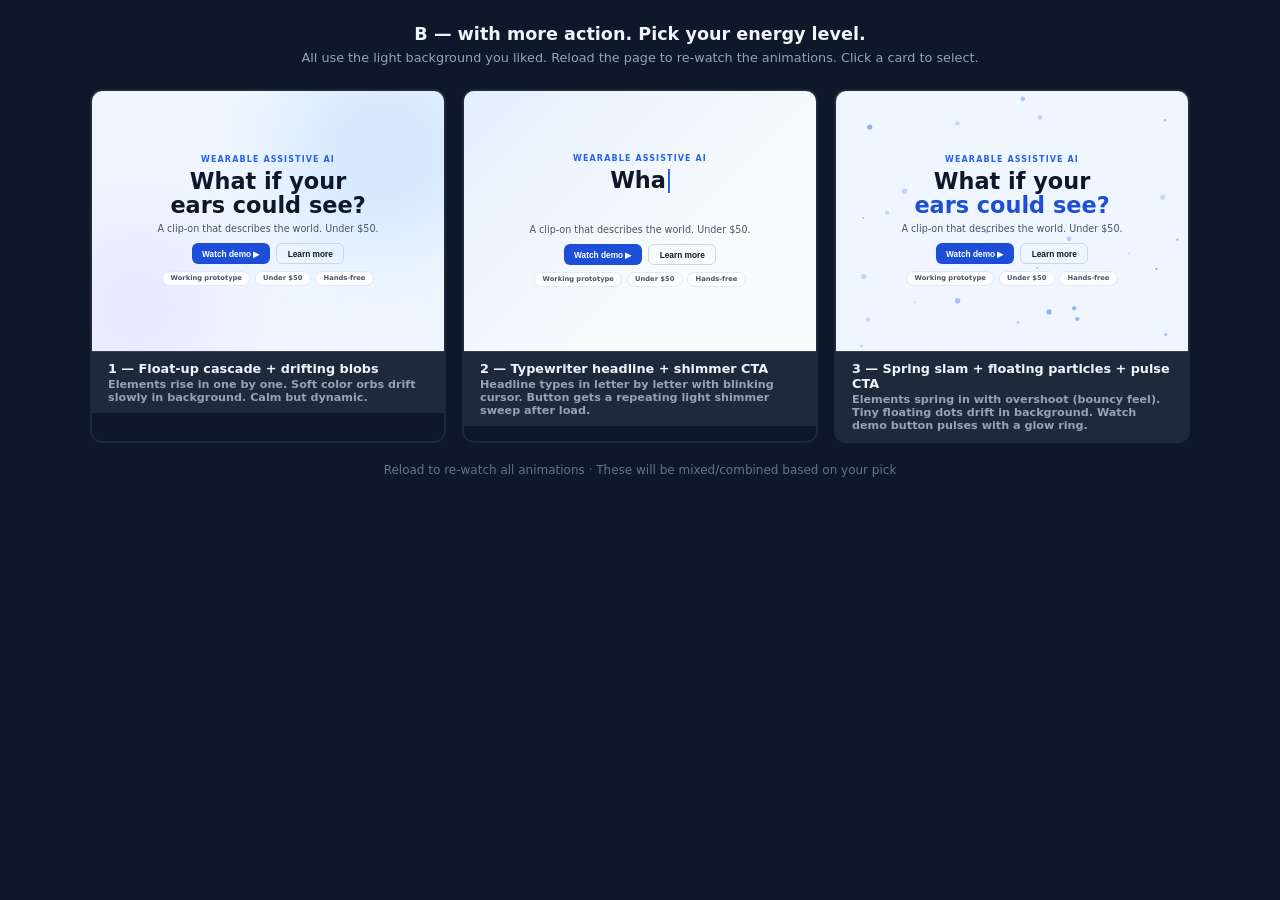
<file: .superpowers/brainstorm/670-1776665289/content/b-action-variants.html>
<!DOCTYPE html>
<html lang="en">
<head>
<meta charset="UTF-8"/>
<meta name="viewport" content="width=device-width,initial-scale=1"/>
<title>B — Action Variants</title>
<style>
  *{box-sizing:border-box;margin:0;padding:0}
  body{font-family:system-ui,sans-serif;background:#0f172a;color:#f8fafc;padding:1.5rem;min-height:100vh}
  h2{text-align:center;font-size:1.1rem;margin-bottom:0.35rem;color:#f1f5f9}
  .sub{text-align:center;color:#94a3b8;font-size:0.8rem;margin-bottom:1.5rem}
  .grid{display:grid;grid-template-columns:repeat(3,1fr);gap:1rem;max-width:1100px;margin:0 auto}
  .variant{border-radius:12px;overflow:hidden;border:2px solid #1e293b;cursor:pointer;transition:border-color .2s,transform .2s}
  .variant:hover{border-color:#3b82f6;transform:translateY(-3px)}
  .variant.selected{border-color:#2563eb;box-shadow:0 0 0 3px rgba(37,99,235,0.35)}
  .label{background:#1e293b;padding:0.6rem 1rem;font-size:0.7rem;font-weight:700;color:#94a3b8;border-top:1px solid #334155}
  .label strong{display:block;color:#f1f5f9;font-size:0.8rem;margin-bottom:0.1rem}

  /* ─── DEMO AREA ─── */
  .demo{height:260px;position:relative;overflow:hidden;display:flex;align-items:center;justify-content:center}

  /* ── VARIANT 1: Float-up cascade ── */
  .v1{background:#eff6ff}
  .v1 .blob1,.v1 .blob2{position:absolute;border-radius:50%;filter:blur(40px);opacity:0.55}
  .v1 .blob1{width:200px;height:200px;background:rgba(147,197,253,0.5);top:-40px;right:-40px;animation:drift1 6s ease-in-out infinite alternate}
  .v1 .blob2{width:150px;height:150px;background:rgba(196,181,253,0.4);bottom:-30px;left:-30px;animation:drift2 8s ease-in-out infinite alternate}
  @keyframes drift1{0%{transform:translate(0,0) scale(1)}100%{transform:translate(-15px,20px) scale(1.1)}}
  @keyframes drift2{0%{transform:translate(0,0) scale(1)}100%{transform:translate(20px,-15px) scale(1.08)}}
  .v1 .content{position:relative;z-index:1;text-align:center;padding:1rem}
  .v1 .kicker{font-size:0.5rem;font-weight:700;letter-spacing:0.14em;text-transform:uppercase;color:#2563eb;animation:floatUp .5s ease both;animation-delay:.1s;opacity:0}
  .v1 .h1{font-size:1.4rem;font-weight:800;color:#0f172a;line-height:1.1;margin:.3rem 0;animation:floatUp .6s ease both;animation-delay:.35s;opacity:0}
  .v1 .lead{font-size:0.6rem;color:#475569;margin-bottom:.6rem;animation:floatUp .6s ease both;animation-delay:.6s;opacity:0}
  .v1 .btns{display:flex;gap:.4rem;justify-content:center;animation:floatUp .5s ease both;animation-delay:.8s;opacity:0}
  .v1 .pills{display:flex;gap:.3rem;justify-content:center;margin-top:.4rem;animation:floatUp .5s ease both;animation-delay:1s;opacity:0}
  @keyframes floatUp{from{opacity:0;transform:translateY(18px)}to{opacity:1;transform:translateY(0)}}
  .restart{animation:none!important;opacity:1!important}
  .v1 .btn-solid{background:#1d4ed8;color:#fff;font-size:0.52rem;font-weight:700;padding:.28rem .65rem;border-radius:6px;border:none}
  .v1 .btn-line{background:transparent;color:#0f172a;font-size:0.52rem;font-weight:700;padding:.28rem .65rem;border-radius:6px;border:1px solid #c7d7eb}
  .v1 .pill{font-size:0.42rem;font-weight:600;padding:.18rem .45rem;border-radius:99px;border:1px solid #dbeafe;color:#475569;background:#fff}

  /* ── VARIANT 2: Typewriter + shimmer CTA ── */
  .v2{background:#f8fafc}
  .v2::before{content:'';position:absolute;inset:0;background:linear-gradient(135deg,rgba(219,234,254,.7) 0%,rgba(248,250,252,0) 60%);animation:bgShift 5s ease-in-out infinite alternate}
  @keyframes bgShift{0%{opacity:.6}100%{opacity:1}}
  .v2 .content{position:relative;z-index:1;text-align:center;padding:1rem}
  .v2 .kicker{font-size:0.5rem;font-weight:700;letter-spacing:0.14em;text-transform:uppercase;color:#2563eb;opacity:0;animation:fadeIn .4s ease .2s both}
  .v2 .h1{font-size:1.4rem;font-weight:800;color:#0f172a;line-height:1.1;margin:.3rem 0;min-height:3.2rem}
  .v2 .cursor{display:inline-block;width:2px;height:1.1em;background:#2563eb;margin-left:2px;vertical-align:middle;animation:blink .7s step-end infinite}
  @keyframes blink{0%,100%{opacity:1}50%{opacity:0}}
  .v2 .lead{font-size:0.6rem;color:#475569;margin-bottom:.6rem;opacity:0;animation:fadeIn .5s ease 2.2s both}
  .v2 .btns{display:flex;gap:.4rem;justify-content:center;opacity:0;animation:fadeIn .5s ease 2.5s both}
  .v2 .pills{display:flex;gap:.3rem;justify-content:center;margin-top:.4rem;opacity:0;animation:fadeIn .4s ease 2.8s both}
  @keyframes fadeIn{from{opacity:0}to{opacity:1}}
  .v2 .btn-solid{position:relative;overflow:hidden;background:#1d4ed8;color:#fff;font-size:0.52rem;font-weight:700;padding:.28rem .65rem;border-radius:6px;border:none}
  .v2 .btn-solid::after{content:'';position:absolute;inset:0;background:linear-gradient(105deg,transparent 30%,rgba(255,255,255,0.4) 50%,transparent 70%);transform:translateX(-100%);animation:shimmer 2.5s ease 3s infinite}
  @keyframes shimmer{to{transform:translateX(200%)}}
  .v2 .btn-line{background:transparent;color:#0f172a;font-size:0.52rem;font-weight:700;padding:.28rem .65rem;border-radius:6px;border:1px solid #c7d7eb}
  .v2 .pill{font-size:0.42rem;font-weight:600;padding:.18rem .45rem;border-radius:99px;border:1px solid #dbeafe;color:#475569;background:#fff}

  /* ── VARIANT 3: Spring slam + particle field ── */
  .v3{background:#eff6ff}
  .v3 canvas{position:absolute;inset:0;width:100%;height:100%}
  .v3 .content{position:relative;z-index:1;text-align:center;padding:1rem}
  .v3 .kicker{font-size:0.5rem;font-weight:700;letter-spacing:0.14em;text-transform:uppercase;color:#2563eb;animation:slam .5s cubic-bezier(.34,1.56,.64,1) .1s both;opacity:0}
  .v3 .h1{font-size:1.4rem;font-weight:800;color:#0f172a;line-height:1.1;margin:.3rem 0;animation:slam .6s cubic-bezier(.34,1.56,.64,1) .3s both;opacity:0}
  .v3 .h1 span{color:#1d4ed8}
  .v3 .lead{font-size:0.6rem;color:#475569;margin-bottom:.6rem;animation:slam .5s cubic-bezier(.34,1.56,.64,1) .55s both;opacity:0}
  .v3 .btns{display:flex;gap:.4rem;justify-content:center;animation:slam .5s cubic-bezier(.34,1.56,.64,1) .75s both;opacity:0}
  .v3 .pills{display:flex;gap:.3rem;justify-content:center;margin-top:.4rem;animation:slam .5s cubic-bezier(.34,1.56,.64,1) .9s both;opacity:0}
  @keyframes slam{from{opacity:0;transform:scale(.7) translateY(12px)}to{opacity:1;transform:scale(1) translateY(0)}}
  .v3 .btn-solid{background:#1d4ed8;color:#fff;font-size:0.52rem;font-weight:700;padding:.28rem .65rem;border-radius:6px;border:none;box-shadow:0 0 0 0 rgba(37,99,235,.5);animation:pulse 2.5s ease 1.5s infinite}
  @keyframes pulse{0%{box-shadow:0 0 0 0 rgba(37,99,235,.45)}70%{box-shadow:0 0 0 8px rgba(37,99,235,0)}100%{box-shadow:0 0 0 0 rgba(37,99,235,0)}}
  .v3 .btn-line{background:transparent;color:#0f172a;font-size:0.52rem;font-weight:700;padding:.28rem .65rem;border-radius:6px;border:1px solid #c7d7eb}
  .v3 .pill{font-size:0.42rem;font-weight:600;padding:.18rem .45rem;border-radius:99px;border:1px solid #dbeafe;color:#475569;background:#fff}
  .selected-badge{display:none;position:absolute;top:8px;right:8px;background:#2563eb;color:#fff;font-size:0.6rem;font-weight:700;padding:.2rem .5rem;border-radius:99px;z-index:10}
  .variant.selected .selected-badge{display:block}
</style>
</head>
<body>
<h2>B — with more action. Pick your energy level.</h2>
<p class="sub">All use the light background you liked. Reload the page to re-watch the animations. Click a card to select.</p>
<div class="grid">

  <!-- VARIANT 1 -->
  <div class="variant" onclick="selectVariant(this,'1')">
    <div class="selected-badge">✓ Selected</div>
    <div class="demo v1">
      <div class="blob1"></div>
      <div class="blob2"></div>
      <div class="content">
        <div class="kicker">Wearable Assistive AI</div>
        <div class="h1">What if your<br/>ears could see?</div>
        <div class="lead">A clip-on that describes the world. Under $50.</div>
        <div class="btns">
          <button class="btn-solid">Watch demo ▶</button>
          <button class="btn-line">Learn more</button>
        </div>
        <div class="pills">
          <span class="pill">Working prototype</span>
          <span class="pill">Under $50</span>
          <span class="pill">Hands-free</span>
        </div>
      </div>
    </div>
    <div class="label">
      <strong>1 — Float-up cascade + drifting blobs</strong>
      Elements rise in one by one. Soft color orbs drift slowly in background. Calm but dynamic.
    </div>
  </div>

  <!-- VARIANT 2 -->
  <div class="variant" onclick="selectVariant(this,'2')">
    <div class="selected-badge">✓ Selected</div>
    <div class="demo v2">
      <div class="content">
        <div class="kicker">Wearable Assistive AI</div>
        <div class="h1" id="typeTarget"><span id="typed"></span><span class="cursor"></span></div>
        <div class="lead">A clip-on that describes the world. Under $50.</div>
        <div class="btns">
          <button class="btn-solid">Watch demo ▶</button>
          <button class="btn-line">Learn more</button>
        </div>
        <div class="pills">
          <span class="pill">Working prototype</span>
          <span class="pill">Under $50</span>
          <span class="pill">Hands-free</span>
        </div>
      </div>
    </div>
    <div class="label">
      <strong>2 — Typewriter headline + shimmer CTA</strong>
      Headline types in letter by letter with blinking cursor. Button gets a repeating light shimmer sweep after load.
    </div>
  </div>

  <!-- VARIANT 3 -->
  <div class="variant" onclick="selectVariant(this,'3')">
    <div class="selected-badge">✓ Selected</div>
    <div class="demo v3">
      <canvas id="particleCanvas"></canvas>
      <div class="content">
        <div class="kicker">Wearable Assistive AI</div>
        <div class="h1">What if your<br/><span>ears could see?</span></div>
        <div class="lead">A clip-on that describes the world. Under $50.</div>
        <div class="btns">
          <button class="btn-solid">Watch demo ▶</button>
          <button class="btn-line">Learn more</button>
        </div>
        <div class="pills">
          <span class="pill">Working prototype</span>
          <span class="pill">Under $50</span>
          <span class="pill">Hands-free</span>
        </div>
      </div>
    </div>
    <div class="label">
      <strong>3 — Spring slam + floating particles + pulse CTA</strong>
      Elements spring in with overshoot (bouncy feel). Tiny floating dots drift in background. Watch demo button pulses with a glow ring.
    </div>
  </div>

</div>
<p style="text-align:center;color:#64748b;font-size:0.75rem;margin-top:1.25rem;">Reload to re-watch all animations · These will be mixed/combined based on your pick</p>

<script>
// Typewriter
const text = "What if your ears could see?";
const el = document.getElementById('typed');
let i = 0;
function type(){
  if(i<=text.length){el.textContent=text.slice(0,i);i++;setTimeout(type,i===1?600:55)}
}
setTimeout(type,400);

// Particles
const canvas = document.getElementById('particleCanvas');
const ctx = canvas.getContext('2d');
function resize(){canvas.width=canvas.offsetWidth;canvas.height=canvas.offsetHeight}
resize();
const dots = Array.from({length:28},()=>({
  x:Math.random()*canvas.width, y:Math.random()*canvas.height,
  r:Math.random()*2+0.8,
  vx:(Math.random()-.5)*0.3, vy:(Math.random()-.5)*0.3,
  o:Math.random()*0.4+0.15
}));
function drawParticles(){
  ctx.clearRect(0,0,canvas.width,canvas.height);
  dots.forEach(d=>{
    ctx.beginPath();ctx.arc(d.x,d.y,d.r,0,Math.PI*2);
    ctx.fillStyle=`rgba(37,99,235,${d.o})`;ctx.fill();
    d.x+=d.vx;d.y+=d.vy;
    if(d.x<0||d.x>canvas.width)d.vx*=-1;
    if(d.y<0||d.y>canvas.height)d.vy*=-1;
  });
  requestAnimationFrame(drawParticles);
}
drawParticles();

// Selection
function selectVariant(el,id){
  document.querySelectorAll('.variant').forEach(v=>v.classList.remove('selected'));
  el.classList.add('selected');
  if(window.recordChoice)window.recordChoice(id, ''+el.querySelector('strong').textContent);
}
</script>
</body>
</html>
</file>
